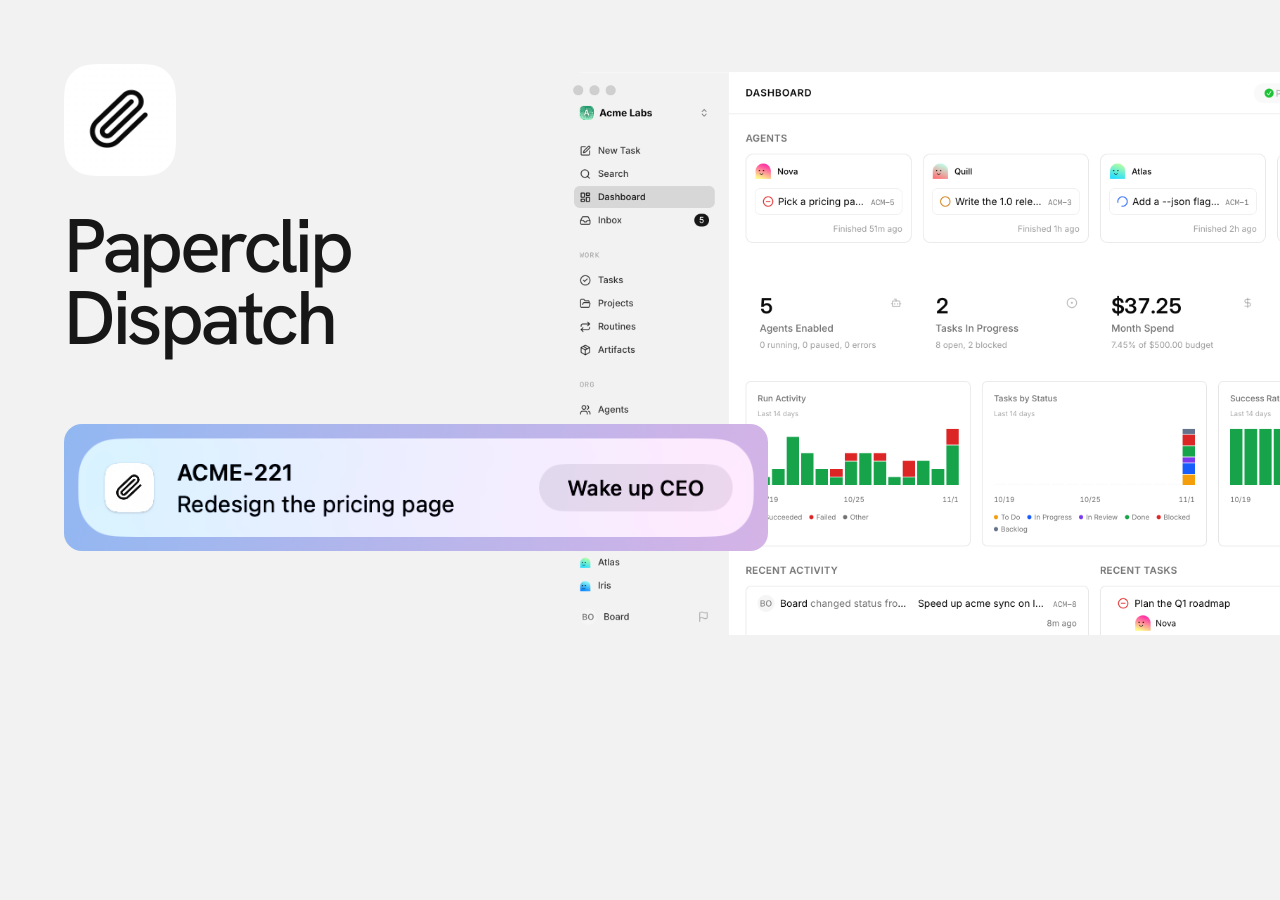
<file: site/social/card.html>
<!doctype html>
<!--
  La imagen para compartir (og:image, 1200 × 630): se compone aquí con las capturas de docs/images y se guarda
  como site/social/card.jpg, que site/build.sh publica tal cual. Esta página no se publica.
  Para rehacerla, desde la raíz del repo (Chrome sin ventana, con su propia carpeta de perfil):
    profile=$(mktemp -d)
    "/Applications/Google Chrome.app/Contents/MacOS/Google Chrome" --headless --disable-gpu --hide-scrollbars \
      --user-data-dir="$profile" --force-device-scale-factor=1 --window-size=1200,630 \
      --virtual-time-budget=5000 --screenshot="$profile/card.png" "file://$PWD/site/social/card.html"
    sips -s format jpeg -s formatOptions 82 "$profile/card.png" --out site/social/card.jpg && rm -rf "$profile"
-->
<html lang="en">
<head>
<meta charset="utf-8">
<title>Paperclip Dispatch, social card</title>
<link href="https://fonts.googleapis.com/css2?family=Hanken+Grotesk:wght@500&amp;display=block" rel="stylesheet">
<style>
  html, body { margin: 0; }
  body {
    position: relative;
    width: 1200px;
    height: 630px;
    overflow: hidden;
    background: #f2f2f2;
    color: #171717;
    font: 500 76px/0.95 "Hanken Grotesk", sans-serif;
    letter-spacing: -0.045em;
  }
  .window {
    position: absolute;
    left: 560px;
    top: 72px;
    width: 900px;
    border-radius: 18px;
  }
  .icon { position: absolute; left: 64px; top: 64px; width: 112px; height: 112px; }
  h1 { position: absolute; left: 64px; top: 210px; margin: 0; font: inherit; }
  /* El aviso de la captura, recortado con 16 px alrededor de la tarjeta (la captura mide 880 × 224, la tarjeta
     ocupa x 56–824, y 88–200 y el recorte es de 800 × 144 desde x 40, y 72), aquí a la escala --scale. */
  .notification {
    --src-w: 880;
    --cut-x: 40;
    --cut-y: 72;
    --cut-w: 800;
    --cut-h: 144;
    --scale: 0.88;
    position: absolute;
    left: 64px;
    top: 424px;
    width: calc(var(--cut-w) * var(--scale) * 1px);
    height: calc(var(--cut-h) * var(--scale) * 1px);
    overflow: hidden;
    border-radius: 18px;
  }
  .notification img {
    display: block;
    width: calc(var(--src-w) * var(--scale) * 1px);
    margin: calc(var(--cut-y) * var(--scale) * -1px) 0 0 calc(var(--cut-x) * var(--scale) * -1px);
  }
</style>
</head>
<body>
  <img class="window" src="../../docs/images/window-light.png" alt="">
  <img class="icon" src="../../docs/images/icon.png" alt="">
  <h1>Paperclip<br>Dispatch</h1>
  <div class="notification"><img src="../../docs/images/notification.png" alt=""></div>
</body>
</html>
</file>
